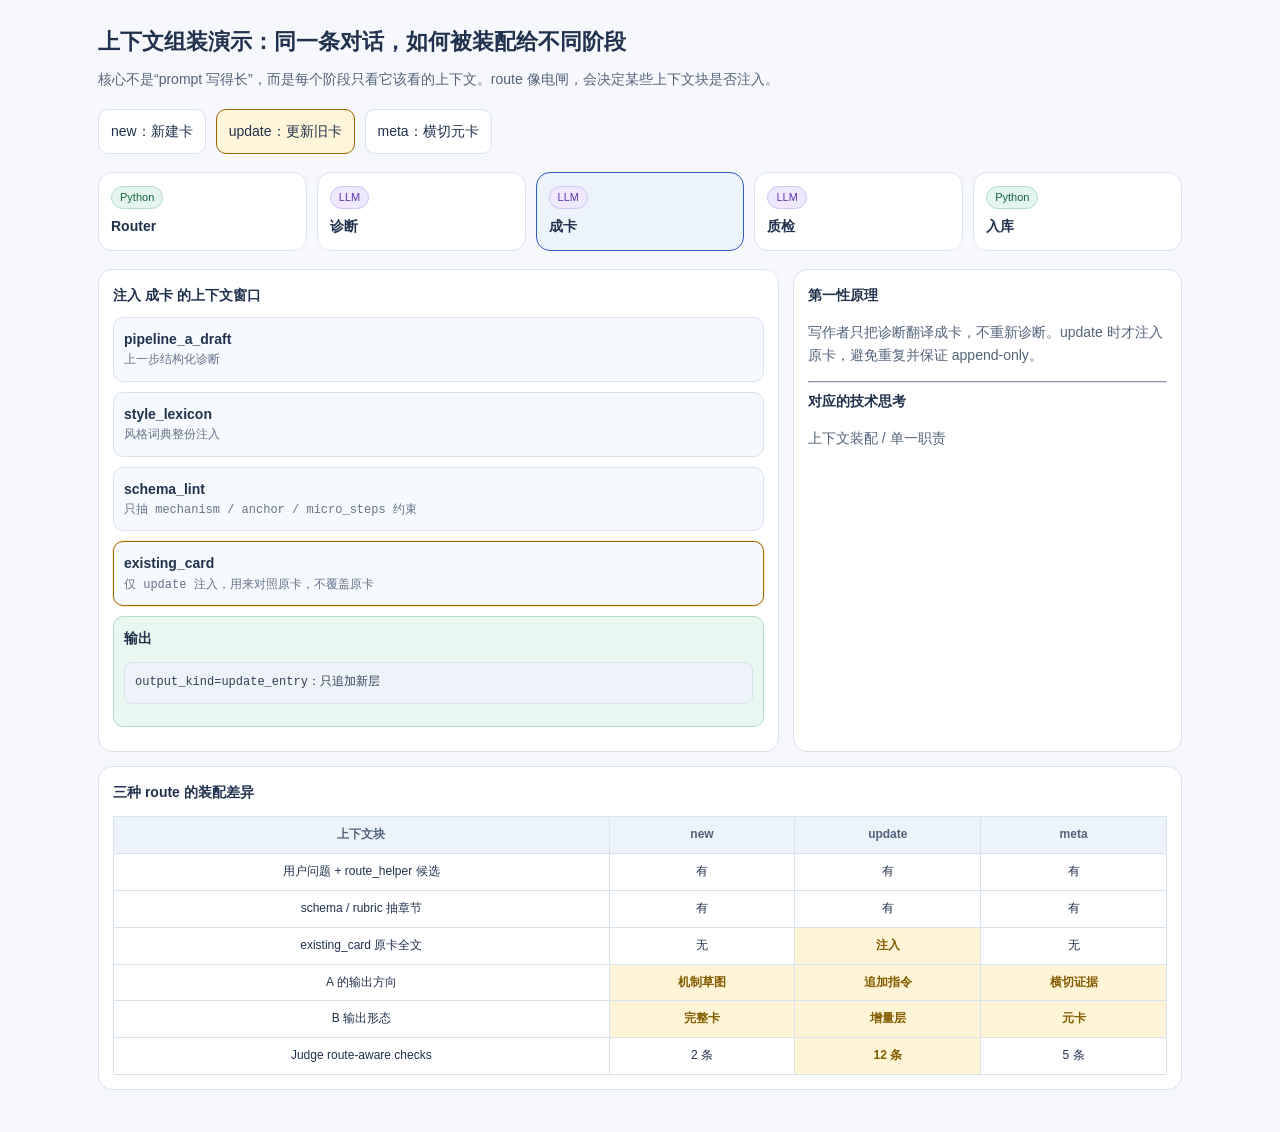
<file: blog/context-assembly-demo.html>
<!DOCTYPE html>
<html lang="zh-CN">
<head>
<meta charset="UTF-8">
<meta name="viewport" content="width=device-width, initial-scale=1.0">
<title>上下文组装演示</title>
<style>
  :root{
    --bg:#090909; --panel:#111; --panel2:#171717; --line:#2a2a2a;
    --ink:#eeeeee; --muted:#a8a8a8; --dim:#707070;
    --py:#34d399; --llm:#a78bfa; --route:#f5c542; --ctx:#5b9bd5;
  }
  *{box-sizing:border-box}
  body{margin:0;background:var(--bg);color:var(--ink);
    font-family:-apple-system,BlinkMacSystemFont,"PingFang SC","Microsoft YaHei",Segoe UI,sans-serif;
    line-height:1.65;font-size:14px}
  .wrap{max-width:1120px;margin:0 auto;padding:24px 18px 42px}
  h1{font-size:22px;margin:0 0 8px}
  .sub{color:var(--muted);margin:0 0 18px}
  .tabs{display:flex;gap:10px;flex-wrap:wrap;margin:14px 0}
  button{cursor:pointer;border:1px solid var(--line);background:var(--panel);color:var(--ink);
    border-radius:10px;padding:10px 12px;font:inherit}
  button.on{border-color:var(--route);background:#17140a}
  .pipe{display:grid;grid-template-columns:repeat(5,1fr);gap:10px;margin:18px 0}
  .stage{border:1px solid var(--line);background:var(--panel);border-radius:14px;padding:12px;cursor:pointer}
  .stage.on{border-color:var(--ctx);background:var(--panel2)}
  .badge{display:inline-block;border-radius:999px;padding:1px 8px;font-size:11px;margin-bottom:6px}
  .py{background:#10241c;color:#86efac;border:1px solid #24533e}
  .llm{background:#221b38;color:#c4b5fd;border:1px solid #46356f}
  .grid{display:grid;grid-template-columns:1.4fr .8fr;gap:14px}
  .box{border:1px solid var(--line);background:var(--panel);border-radius:14px;padding:14px}
  .block{border:1px solid var(--line);background:#0c0c0c;border-radius:10px;padding:10px;margin:10px 0}
  .block.route{border-color:var(--route);box-shadow:0 0 0 1px rgba(245,197,66,.25)}
  .type{color:var(--ctx);font-size:12px;font-family:ui-monospace,Menlo,monospace}
  .name{font-weight:650}
  .src{color:var(--dim);font-size:12px;font-family:ui-monospace,Menlo,monospace}
  pre{white-space:pre-wrap;background:#080808;border:1px solid #222;border-radius:8px;padding:10px;color:#bdbdbd;font-size:12px}
  .why{color:var(--muted)}
  .out{border-color:#24533e;background:#0c1712}
  .matrix{width:100%;border-collapse:collapse;margin-top:12px;font-size:12px}
  .matrix th,.matrix td{border:1px solid var(--line);padding:8px;text-align:center}
  .matrix th{background:var(--panel2);color:var(--muted)}
  .hl{background:#1a1608;color:var(--route);font-weight:700}
  @media(max-width:820px){.pipe{grid-template-columns:1fr 1fr}.grid{grid-template-columns:1fr}}

  html[data-theme="light"]{
    --bg:#f7f8fb; --panel:#fff; --panel2:#edf3fb; --line:#d9e3ef;
    --ink:#20324d; --muted:#52637b; --dim:#64748a;
    --py:#167557; --llm:#6a52aa; --route:#996600; --ctx:#315bc2;
  }
  html[data-theme="light"] button.on{background:#fff5d8}
  html[data-theme="light"] .py{background:#e3f5ec;color:#146345;border-color:#b4ddc7}
  html[data-theme="light"] .llm{background:#eee9ff;color:#5a3cab;border-color:#cfc4f5}
  html[data-theme="light"] .block{background:#f6f9fd}
  html[data-theme="light"] pre{background:#eef3f9;border-color:#d7e1ee;color:#31405a}
  html[data-theme="light"] .out{border-color:#b4ddc7;background:#e8f7ef}
  html[data-theme="light"] .hl{background:#fff4d6;color:#835b00}
  html[data-theme="light"] hr{border-color:#d9e3ef!important}
</style>
</head>
<body>
<div class="wrap">
  <h1>上下文组装演示：同一条对话，如何被装配给不同阶段</h1>
  <p class="sub">核心不是“prompt 写得长”，而是每个阶段只看它该看的上下文。route 像电闸，会决定某些上下文块是否注入。</p>

  <div class="tabs">
    <button data-route="new">new：新建卡</button>
    <button data-route="update" class="on">update：更新旧卡</button>
    <button data-route="meta">meta：横切元卡</button>
  </div>

  <div class="pipe" id="pipe"></div>
  <div class="grid">
    <div class="box" id="ctx"></div>
    <div class="box" id="side"></div>
  </div>
  <div class="box" style="margin-top:14px">
    <b>三种 route 的装配差异</b>
    <table class="matrix">
      <tr><th>上下文块</th><th>new</th><th>update</th><th>meta</th></tr>
      <tr><td>用户问题 + route_helper 候选</td><td>有</td><td>有</td><td>有</td></tr>
      <tr><td>schema / rubric 抽章节</td><td>有</td><td>有</td><td>有</td></tr>
      <tr><td>existing_card 原卡全文</td><td>无</td><td class="hl">注入</td><td>无</td></tr>
      <tr><td>A 的输出方向</td><td class="hl">机制草图</td><td class="hl">追加指令</td><td class="hl">横切证据</td></tr>
      <tr><td>B 输出形态</td><td class="hl">完整卡</td><td class="hl">增量层</td><td class="hl">元卡</td></tr>
      <tr><td>Judge route-aware checks</td><td>2 条</td><td class="hl">12 条</td><td>5 条</td></tr>
    </table>
  </div>
</div>
<script>

function syncTheme(){
  try {
    const parentScheme=window.parent!==window
      ? window.parent.document.body.getAttribute("data-md-color-scheme")
      : null;
    document.documentElement.dataset.theme=parentScheme==="slate" ? "dark" : "light";
  } catch {
    document.documentElement.dataset.theme=window.matchMedia("(prefers-color-scheme: dark)").matches ? "dark" : "light";
  }
}
syncTheme();
try {
  if(window.parent!==window){
    new MutationObserver(syncTheme).observe(window.parent.document.body,{
      attributes:true,attributeFilter:["data-md-color-scheme"]
    });
  }
} catch {}
const stages=[
  {id:"router",name:"Router",engine:"Python",why:"确定性路由器：先用 trigram + 阈值召回候选，不让 LLM 从空白处拍板。",
    blocks:["question_md：剥掉 AI response，只保留用户问题","chains.json：每张旧卡的 title + trigger + questions","thresholds：update_high=0.40 / update_medium=0.13 / meta_min_cross_axis=0.10"],
    out:r=>r==="update"?"route_hint=update, confidence=medium, candidates=[IC-005,IC-011,IC-006...]":r==="meta"?"route_hint=update/meta 候选混杂，等待 LLM 复核":"route_hint=new, confidence=high"},
  {id:"diagnose",name:"诊断",engine:"LLM",why:"LLM 做语义复核：判断 Router 的候选是不是真同源，并输出下游需要的方向。",
    blocks:["question_md：完整用户对话","route_helper_output：top-5 候选 + route_hint","schema_excerpts：只抽 patterns / axis / routing 章节","synthesis_excerpts：只抽用户画像相关章节","v3_fewshot：少量良质卡示例"],
    out:r=>r==="update"?"route=update, target_ic_id=IC-005, update_directives={...}":r==="meta"?"route=meta, meta_evidence={child_ic_ids,...}":"route=new, mechanism_sketch=..."},
  {id:"write",name:"成卡",engine:"LLM",why:"写作者只把诊断翻译成卡，不重新诊断。update 时才注入原卡，避免重复并保证 append-only。",
    blocks:["pipeline_a_draft：上一步结构化诊断","style_lexicon：风格词典整份注入","schema_lint：只抽 mechanism / anchor / micro_steps 约束"],
    routeBlock:"existing_card：仅 update 注入，用来对照原卡，不覆盖原卡",
    out:r=>r==="update"?"output_kind=update_entry：只追加新层":r==="meta"?"output_kind=meta_card：带 child relations":"output_kind=full_card：完整新卡"},
  {id:"judge",name:"质检",engine:"LLM",why:"评测独立性：不读写作者 prompt，不读原始对话，只对成品和规则打分。",
    blocks:["b_output：唯一评分对象","route_context：只供契约检查","rubric_excerpts：只抽评分规则相关章节","schema_lint：只抽内容 lint / 反例"],
    routeBlock:"existing_card：仅 update 注入，检查有没有复制旧内容或越权修改",
    out:r=>r==="update"?"verdict=pass/fail + 12 条 update 契约检查":r==="meta"?"verdict=pass/fail + 5 条 meta 检查":"verdict=pass/fail + 2 条 new 检查"},
  {id:"merge",name:"入库",engine:"Python",why:"高风险动作不交给 LLM。只有 verdict=pass 才自动写库，否则进人工 review。",
    blocks:["b.json：待入库内容","judge.json：verdict + fail reasons","schema：Python 再校验一道"],
    out:r=>r==="update"?"append 到 updates[]，原卡不覆盖":r==="meta"?"写入 meta card":"写入 full card"}
];
let route="update", stage="write";
const $=s=>document.querySelector(s);
function render(){
  document.querySelectorAll("button[data-route]").forEach(b=>{b.classList.toggle("on",b.dataset.route===route);b.onclick=()=>{route=b.dataset.route;render()}});
  $("#pipe").innerHTML=stages.map(s=>`<div class="stage ${s.id===stage?'on':''}" onclick="stage='${s.id}';render()"><span class="badge ${s.engine==='Python'?'py':'llm'}">${s.engine}</span><br><b>${s.name}</b></div>`).join("");
  const s=stages.find(x=>x.id===stage);
  const blocks=[...s.blocks];
  if(s.routeBlock && route==="update") blocks.push(s.routeBlock);
  $("#ctx").innerHTML=`<b>注入 ${s.name} 的上下文窗口</b>`+blocks.map(x=>`<div class="block ${x.startsWith('existing_card')?'route':''}"><div class="name">${x.split("：")[0]}</div><div class="src">${x.split("：").slice(1).join("：")}</div></div>`).join("")+`<div class="block out"><b>输出</b><pre>${s.out(route)}</pre></div>`;
  $("#side").innerHTML=`<b>第一性原理</b><p class="why">${s.why}</p><hr style="border-color:#222"><b>对应的技术思考</b><p class="why">${stage==="router"?"确定性路由器 / 长上下文检索":stage==="diagnose"?"任务分解 / 验证者定律":stage==="write"?"上下文装配 / 单一职责":stage==="judge"?"评测独立性 / Verifier's Law":"AI 建议，人或脚本执行"}</p>`;
}
render();
</script>
</body>
</html>
</file>
